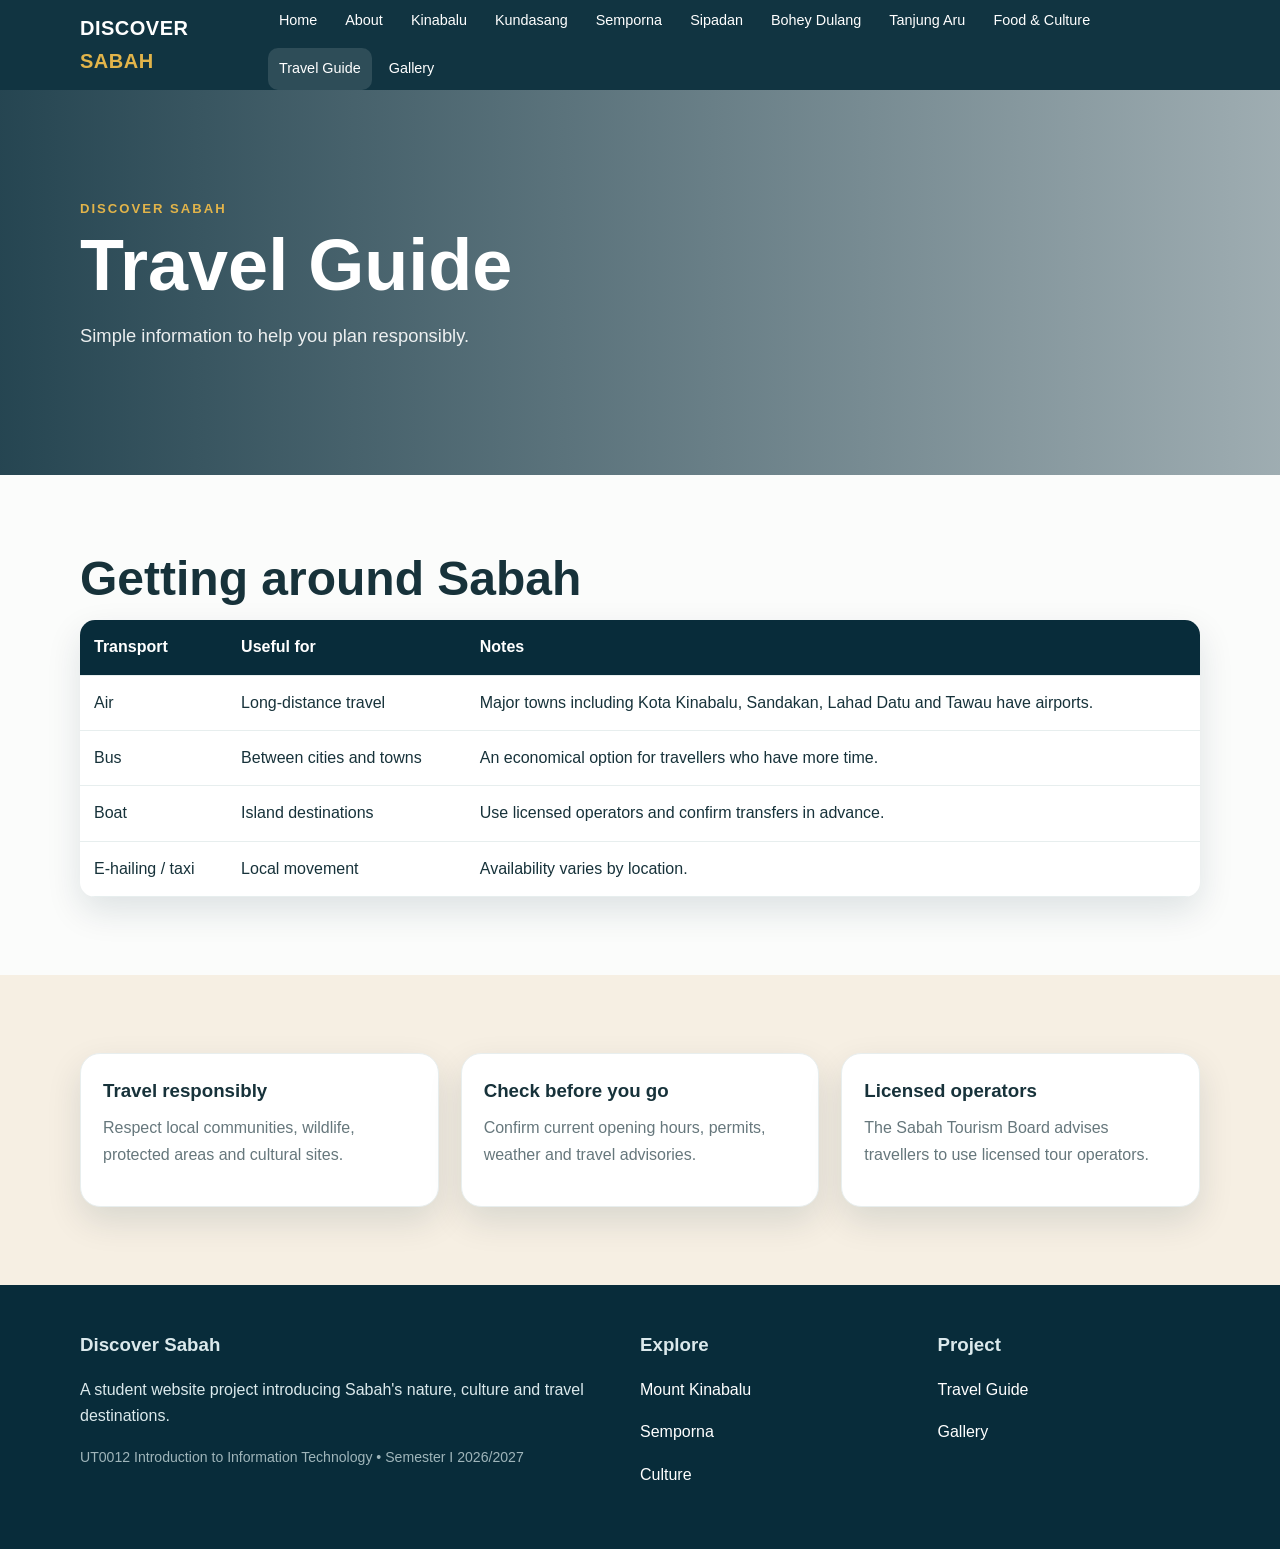
<file: travel-guide.html>
<!doctype html>
<html lang="en"><head><meta charset="utf-8"><meta name="viewport" content="width=device-width,initial-scale=1">
<title>Sabah Travel Guide</title><meta name="description" content="Simple information to help you plan responsibly.">
<link rel="stylesheet" href="css/style.css"></head><body>
<header class="nav"><div class="container nav-inner"><a class="logo" href="index.html">DISCOVER <span>SABAH</span></a>
<button class="menu-btn" aria-label="Open menu">☰</button><nav class="nav-links"><a href="index.html">Home</a><a href="about.html">About</a><a href="kinabalu.html">Kinabalu</a><a href="kundasang.html">Kundasang</a><a href="semporna.html">Semporna</a><a href="sipadan.html">Sipadan</a><a href="bohey-dulang.html">Bohey Dulang</a><a href="tanjung-aru.html">Tanjung Aru</a><a href="culture.html">Food & Culture</a><a href="travel-guide.html">Travel Guide</a><a href="gallery.html">Gallery</a><a></a></nav></div></header>
<section class="page-hero" style="--bg:url('https://www.amazingborneo.com/img/home/popular-tours-sabah.jpg')"><div class="container"><span class="eyebrow">Discover Sabah</span><h1>Travel Guide</h1><p class="lead">Simple information to help you plan responsibly.</p></div></section>

<section class="section"><div class="container"><h2>Getting around Sabah</h2><table><tr><th>Transport</th><th>Useful for</th><th>Notes</th></tr><tr><td>Air</td><td>Long-distance travel</td><td>Major towns including Kota Kinabalu, Sandakan, Lahad Datu and Tawau have airports.</td></tr><tr><td>Bus</td><td>Between cities and towns</td><td>An economical option for travellers who have more time.</td></tr><tr><td>Boat</td><td>Island destinations</td><td>Use licensed operators and confirm transfers in advance.</td></tr><tr><td>E-hailing / taxi</td><td>Local movement</td><td>Availability varies by location.</td></tr></table></div></section>
<section class="section alt"><div class="container grid"><div class="card"><div class="card-body"><h3>Travel responsibly</h3><p>Respect local communities, wildlife, protected areas and cultural sites.</p></div></div><div class="card"><div class="card-body"><h3>Check before you go</h3><p>Confirm current opening hours, permits, weather and travel advisories.</p></div></div><div class="card"><div class="card-body"><h3>Licensed operators</h3><p>The Sabah Tourism Board advises travellers to use licensed tour operators.</p></div></div></div></section>

<footer class="footer"><div class="container footer-grid"><div><h3>Discover Sabah</h3><p>A student website project introducing Sabah's nature, culture and travel destinations.</p><p class="small">UT0012 Introduction to Information Technology • Semester I 2026/2027</p></div><div><h3>Explore</h3><p><a href="kinabalu.html">Mount Kinabalu</a></p><p><a href="semporna.html">Semporna</a></p><p><a href="culture.html">Culture</a></p></div><div><h3>Project</h3><p><a href="travel-guide.html">Travel Guide</a></p><p><a href="gallery.html">Gallery</a></p><p><a></a></p></div></div></footer>
<button class="backtop" aria-label="Back to top">↑</button><script src="js/script.js"></script></body></html>
</file>
<file: css/style.css>
:root{
  --navy:#082c3a; --teal:#0b6e69; --mint:#dff3ee; --sand:#f6efe3;
  --gold:#e2b44a; --ink:#17323a; --white:#fff; --muted:#66777c;
  --shadow:0 14px 35px rgba(8,44,58,.12); --radius:20px;
}
*{box-sizing:border-box} html{scroll-behavior:smooth}
body{margin:0;font-family:Inter,Segoe UI,Arial,sans-serif;color:var(--ink);background:#fbfcfb;line-height:1.65}
a{color:inherit;text-decoration:none} img{max-width:100%;display:block}
.container{width:min(1120px,92%);margin:auto}
.nav{position:sticky;top:0;z-index:20;background:rgba(8,44,58,.96);backdrop-filter:blur(12px);color:#fff}
.nav-inner{min-height:72px;display:flex;align-items:center;justify-content:space-between;gap:20px}
.logo{font-size:1.25rem;font-weight:800;letter-spacing:.5px}
.logo span{color:var(--gold)}
.nav-links{display:flex;gap:6px;align-items:center;flex-wrap:wrap}
.nav-links a{padding:9px 11px;border-radius:10px;font-size:.9rem}
.nav-links a:hover,.nav-links a.active{background:rgba(255,255,255,.12)}
.menu-btn{display:none;background:none;border:0;color:#fff;font-size:1.7rem}
.hero{min-height:78vh;display:grid;place-items:center;color:#fff;background:
linear-gradient(90deg,rgba(4,25,34,.82),rgba(4,25,34,.35)),
url('https://images.unsplash.com/photo-1537996194471-e657df975ab4?auto=format&fit=crop&w=1800&q=85') center/cover}
.hero-content{max-width:760px;padding:80px 0}
.eyebrow{color:var(--gold);font-weight:800;text-transform:uppercase;letter-spacing:2px;font-size:.82rem}
h1{font-size:clamp(2.7rem,7vw,5.6rem);line-height:1.02;margin:14px 0}
h2{font-size:clamp(2rem,4vw,3rem);line-height:1.1;margin:0 0 15px}
h3{margin:0 0 8px}.lead{font-size:1.15rem;max-width:700px;color:rgba(255,255,255,.9)}
.btn{display:inline-block;padding:13px 20px;border-radius:999px;font-weight:800;margin:8px 8px 0 0;background:var(--gold);color:var(--navy);transition:.2s}
.btn:hover{transform:translateY(-2px);box-shadow:0 8px 20px rgba(0,0,0,.15)}
.btn.alt{background:transparent;color:#fff;border:1px solid rgba(255,255,255,.5)}
.section{padding:78px 0}.section.alt{background:var(--sand)}
.section-head{max-width:700px;margin-bottom:30px}.section-head p{color:var(--muted)}
.grid{display:grid;grid-template-columns:repeat(3,1fr);gap:22px}
.grid-2{display:grid;grid-template-columns:repeat(2,1fr);gap:28px}
.card{background:#fff;border-radius:var(--radius);overflow:hidden;box-shadow:var(--shadow);border:1px solid #e8eeee}
.card img{height:220px;width:100%;object-fit:cover}.card-body{padding:22px}
.card p{color:var(--muted);margin:7px 0 16px}
.badge{display:inline-block;background:var(--mint);color:var(--teal);padding:5px 10px;border-radius:999px;font-size:.78rem;font-weight:800}
.split{display:grid;grid-template-columns:1fr 1fr;gap:45px;align-items:center}
.split img{border-radius:var(--radius);box-shadow:var(--shadow);width:100%;height:430px;object-fit:cover}
.fact{padding:20px;background:var(--mint);border-left:4px solid var(--teal);border-radius:12px;margin:16px 0}
.list{padding-left:20px}.list li{margin:8px 0}
.page-hero{padding:105px 0;color:#fff;background:linear-gradient(90deg,rgba(8,44,58,.88),rgba(8,44,58,.38)),var(--bg) center/cover}
.page-hero h1{font-size:clamp(2.5rem,6vw,4.5rem);margin:8px 0}
.gallery{columns:3 260px;column-gap:18px}.gallery img{width:100%;margin:0 0 18px;border-radius:15px;break-inside:avoid}
table{width:100%;border-collapse:collapse;background:#fff;border-radius:15px;overflow:hidden;box-shadow:var(--shadow)}
th,td{text-align:left;padding:14px;border-bottom:1px solid #e7eeee}th{background:var(--navy);color:#fff}
.footer{background:var(--navy);color:#dbe9ec;padding:45px 0}.footer-grid{display:grid;grid-template-columns:2fr 1fr 1fr;gap:35px}
.footer a{color:#fff}.small{font-size:.88rem;color:#9fb5ba}
.notice{padding:18px;border-radius:15px;background:#fff8df;border:1px solid #f1d98d}
.center{text-align:center}.backtop{position:fixed;right:20px;bottom:20px;background:var(--navy);color:#fff;border:0;border-radius:50%;width:45px;height:45px;display:none}
@media(max-width:800px){
 .nav-links{display:none;position:absolute;top:72px;left:0;right:0;background:var(--navy);padding:15px;flex-direction:column;align-items:stretch}
 .nav-links.open{display:flex}.menu-btn{display:block}.grid,.grid-2,.split,.footer-grid{grid-template-columns:1fr}
 .hero{min-height:70vh}.section{padding:55px 0}.split img{height:300px}
}
</file>
